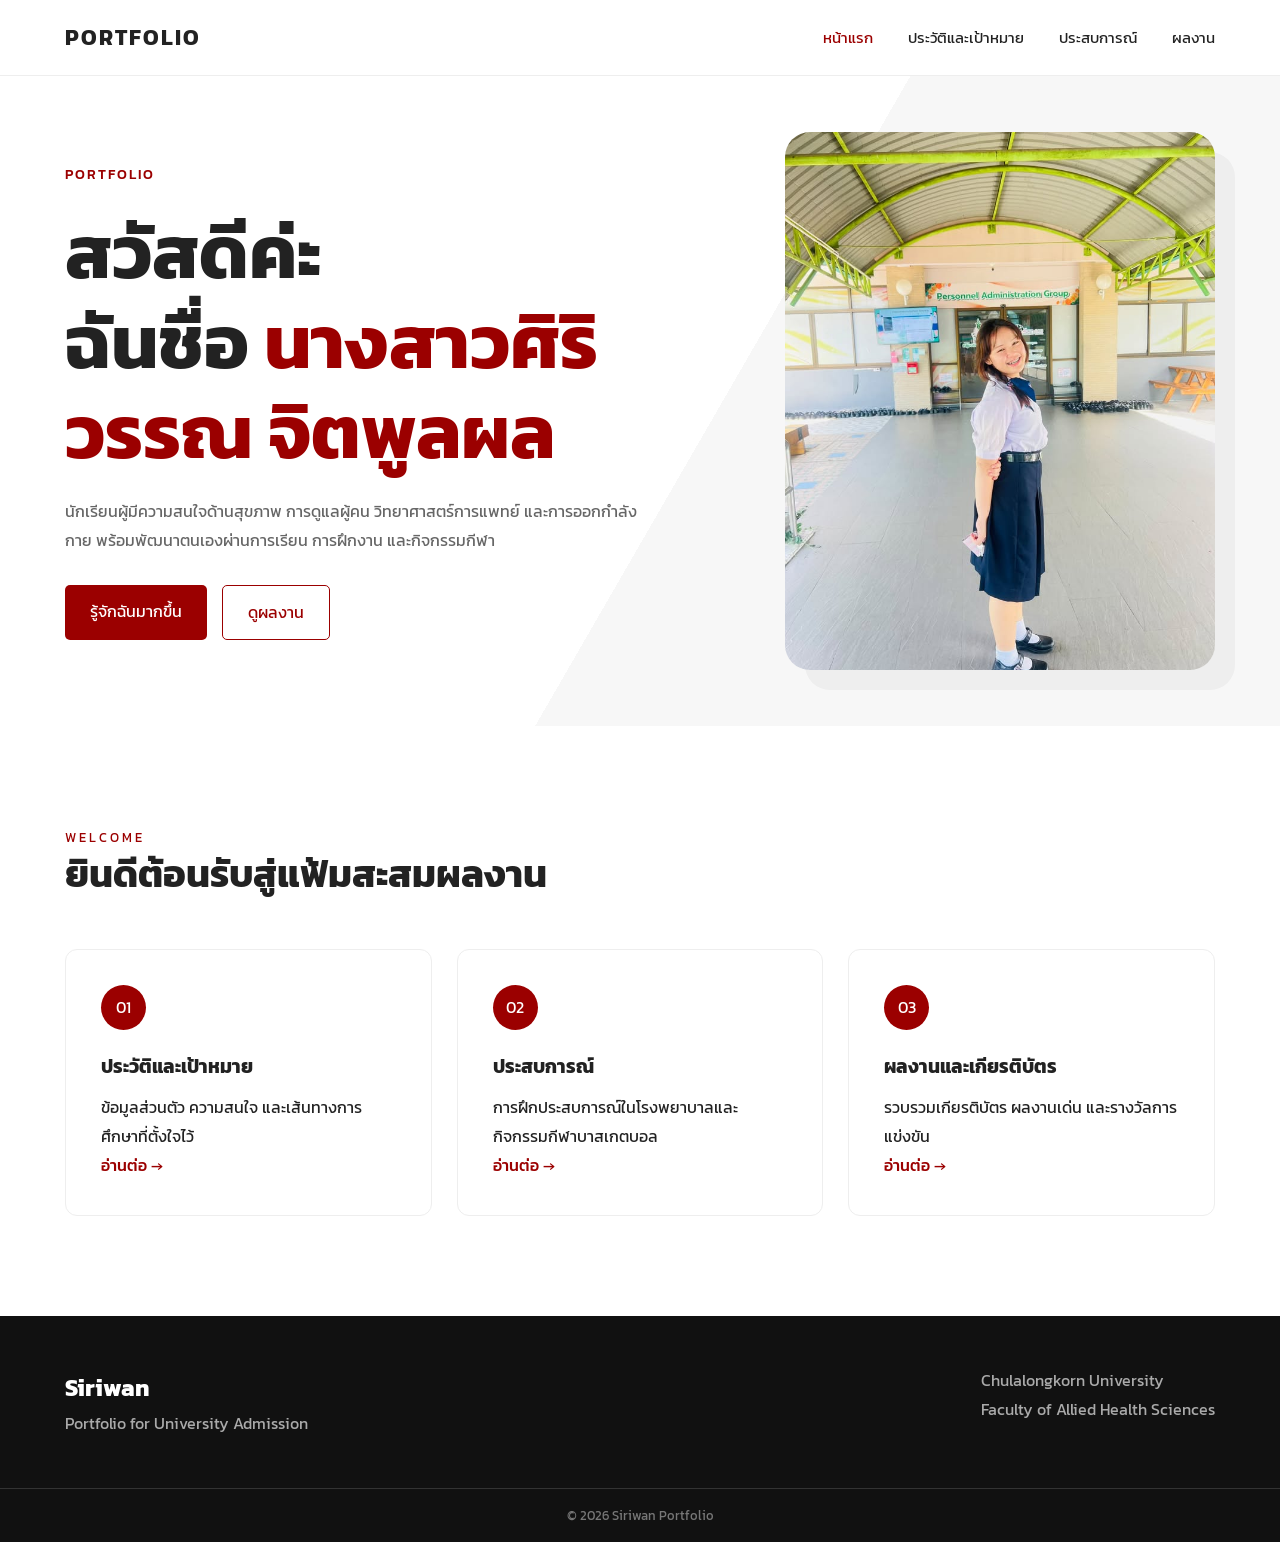
<file: index.html>
<!doctype html>
<html lang="th">
<head>
  <meta charset="utf-8"><meta name="viewport" content="width=device-width, initial-scale=1">
  <title>Siriwan | Portfolio</title><link rel="stylesheet" href="style.css">
  <link rel="preconnect" href="https://fonts.googleapis.com"><link rel="preconnect" href="https://fonts.gstatic.com" crossorigin>
  <link href="https://fonts.googleapis.com/css2?family=Kanit:wght@300;400;500;600;700&display=swap" rel="stylesheet">
</head>
<body>
<header class="navbar"><div class="container nav-container"><div class="logo">PORTFOLIO</div><nav><a class="active" href="index.html">หน้าแรก</a><a href="profile.html">ประวัติและเป้าหมาย</a><a href="experience.html">ประสบการณ์</a><a href="achievements.html">ผลงาน</a></nav></div></header>
<main>
<section class="hero"><div class="container hero-container"><div class="hero-text"><p class="small-title">PORTFOLIO</p><h1>สวัสดีค่ะ<br>ฉันชื่อ <span>นางสาวศิริวรรณ จิตพูลผล</span></h1><p class="hero-description">นักเรียนผู้มีความสนใจด้านสุขภาพ การดูแลผู้คน วิทยาศาสตร์การแพทย์ และการออกกำลังกาย พร้อมพัฒนาตนเองผ่านการเรียน การฝึกงาน และกิจกรรมกีฬา</p><div class="hero-buttons"><a class="btn primary-btn" href="profile.html">รู้จักฉันมากขึ้น</a><a class="btn outline-btn" href="achievements.html">ดูผลงาน</a></div></div><div class="hero-image"><img src="profile.jpg" alt="รูปโปรไฟล์ของศิริวรรณ"></div></div></section>
<section class="section"><div class="container"><div class="section-title"><p>WELCOME</p><h2>ยินดีต้อนรับสู่แฟ้มสะสมผลงาน</h2></div><div class="interest-grid"><article class="interest-card"><div class="icon">01</div><h3>ประวัติและเป้าหมาย</h3><p>ข้อมูลส่วนตัว ความสนใจ และเส้นทางการศึกษาที่ตั้งใจไว้</p><p><a class="highlight" href="profile.html">อ่านต่อ →</a></p></article><article class="interest-card"><div class="icon">02</div><h3>ประสบการณ์</h3><p>การฝึกประสบการณ์ในโรงพยาบาลและกิจกรรมกีฬาบาสเกตบอล</p><p><a class="highlight" href="experience.html">อ่านต่อ →</a></p></article><article class="interest-card"><div class="icon">03</div><h3>ผลงานและเกียรติบัตร</h3><p>รวบรวมเกียรติบัตร ผลงานเด่น และรางวัลการแข่งขัน</p><p><a class="highlight" href="achievements.html">อ่านต่อ →</a></p></article></div></div></section>
</main>
<footer><div class="container footer-content"><div><h3>Siriwan</h3><p>Portfolio for University Admission</p></div><div><p>Chulalongkorn University</p><p>Faculty of Allied Health Sciences</p></div></div><div class="copyright">© 2026 Siriwan Portfolio</div></footer>
</body></html>
</file>
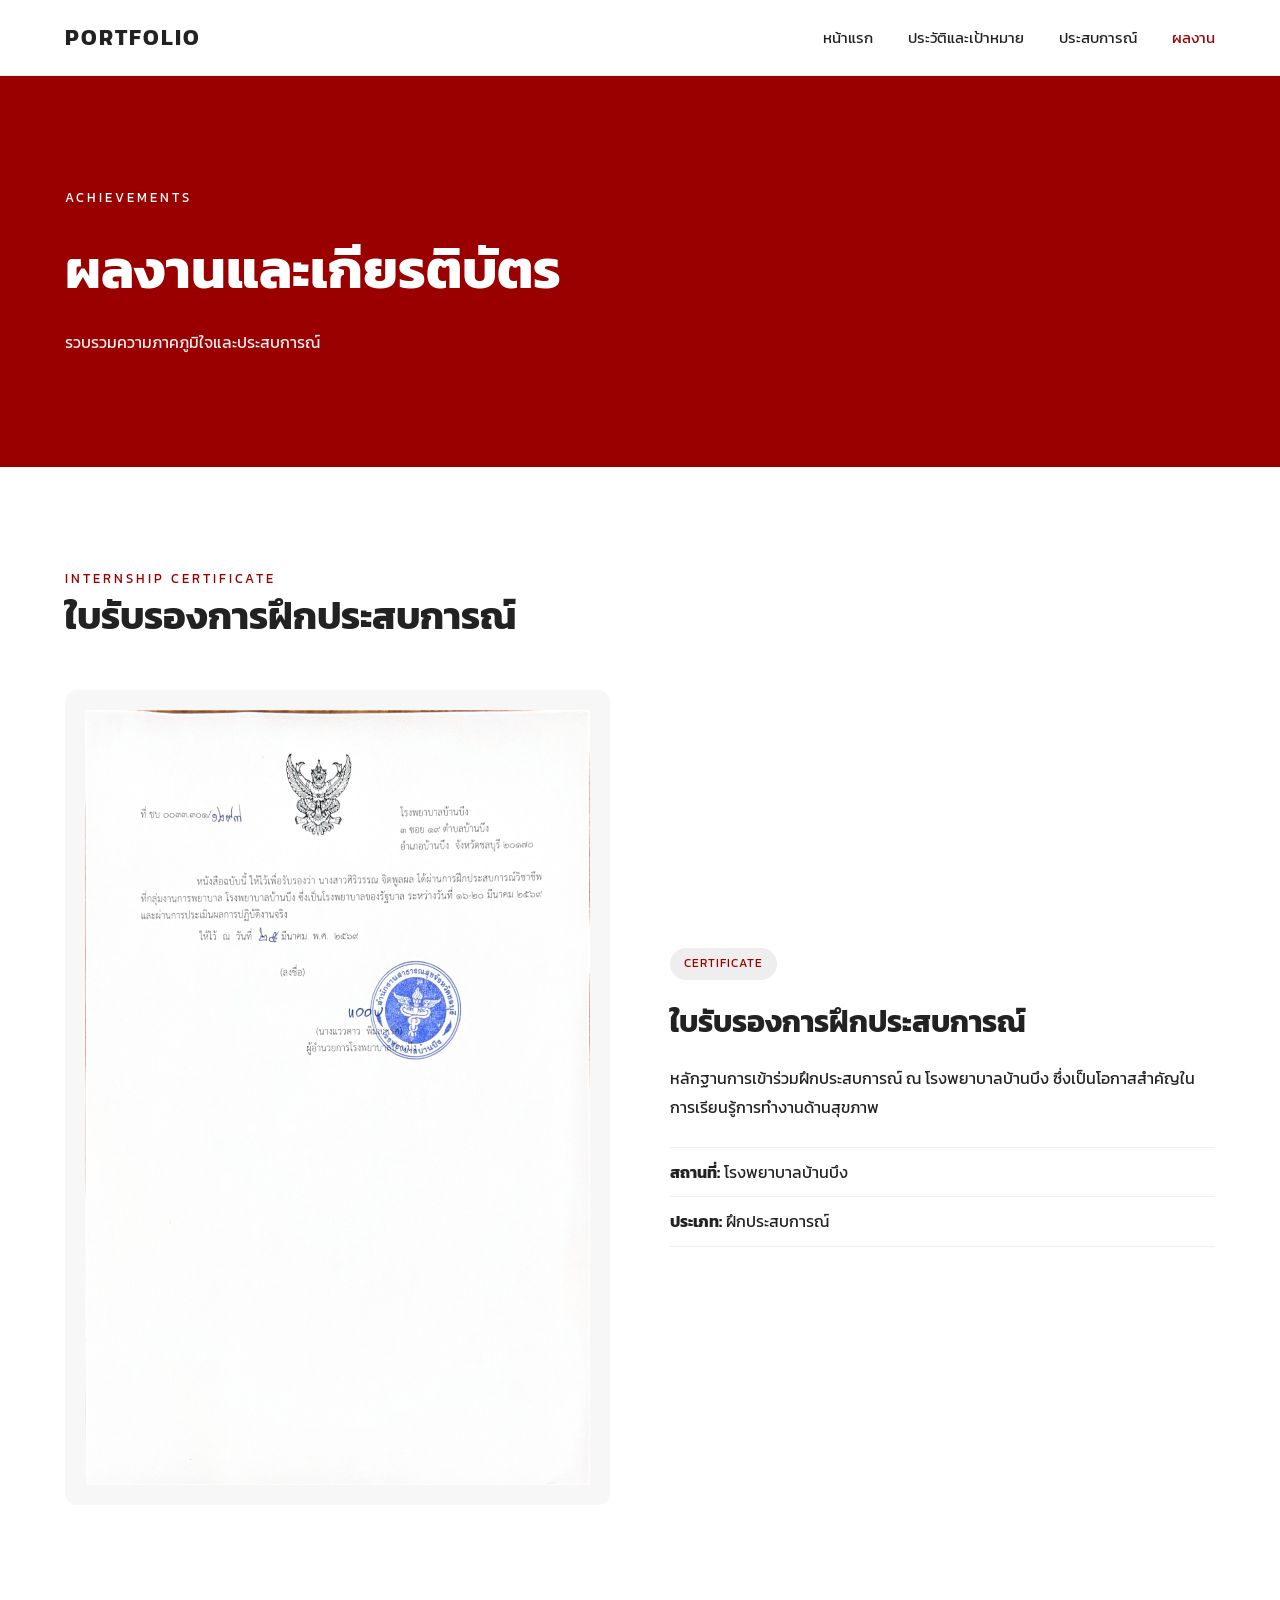
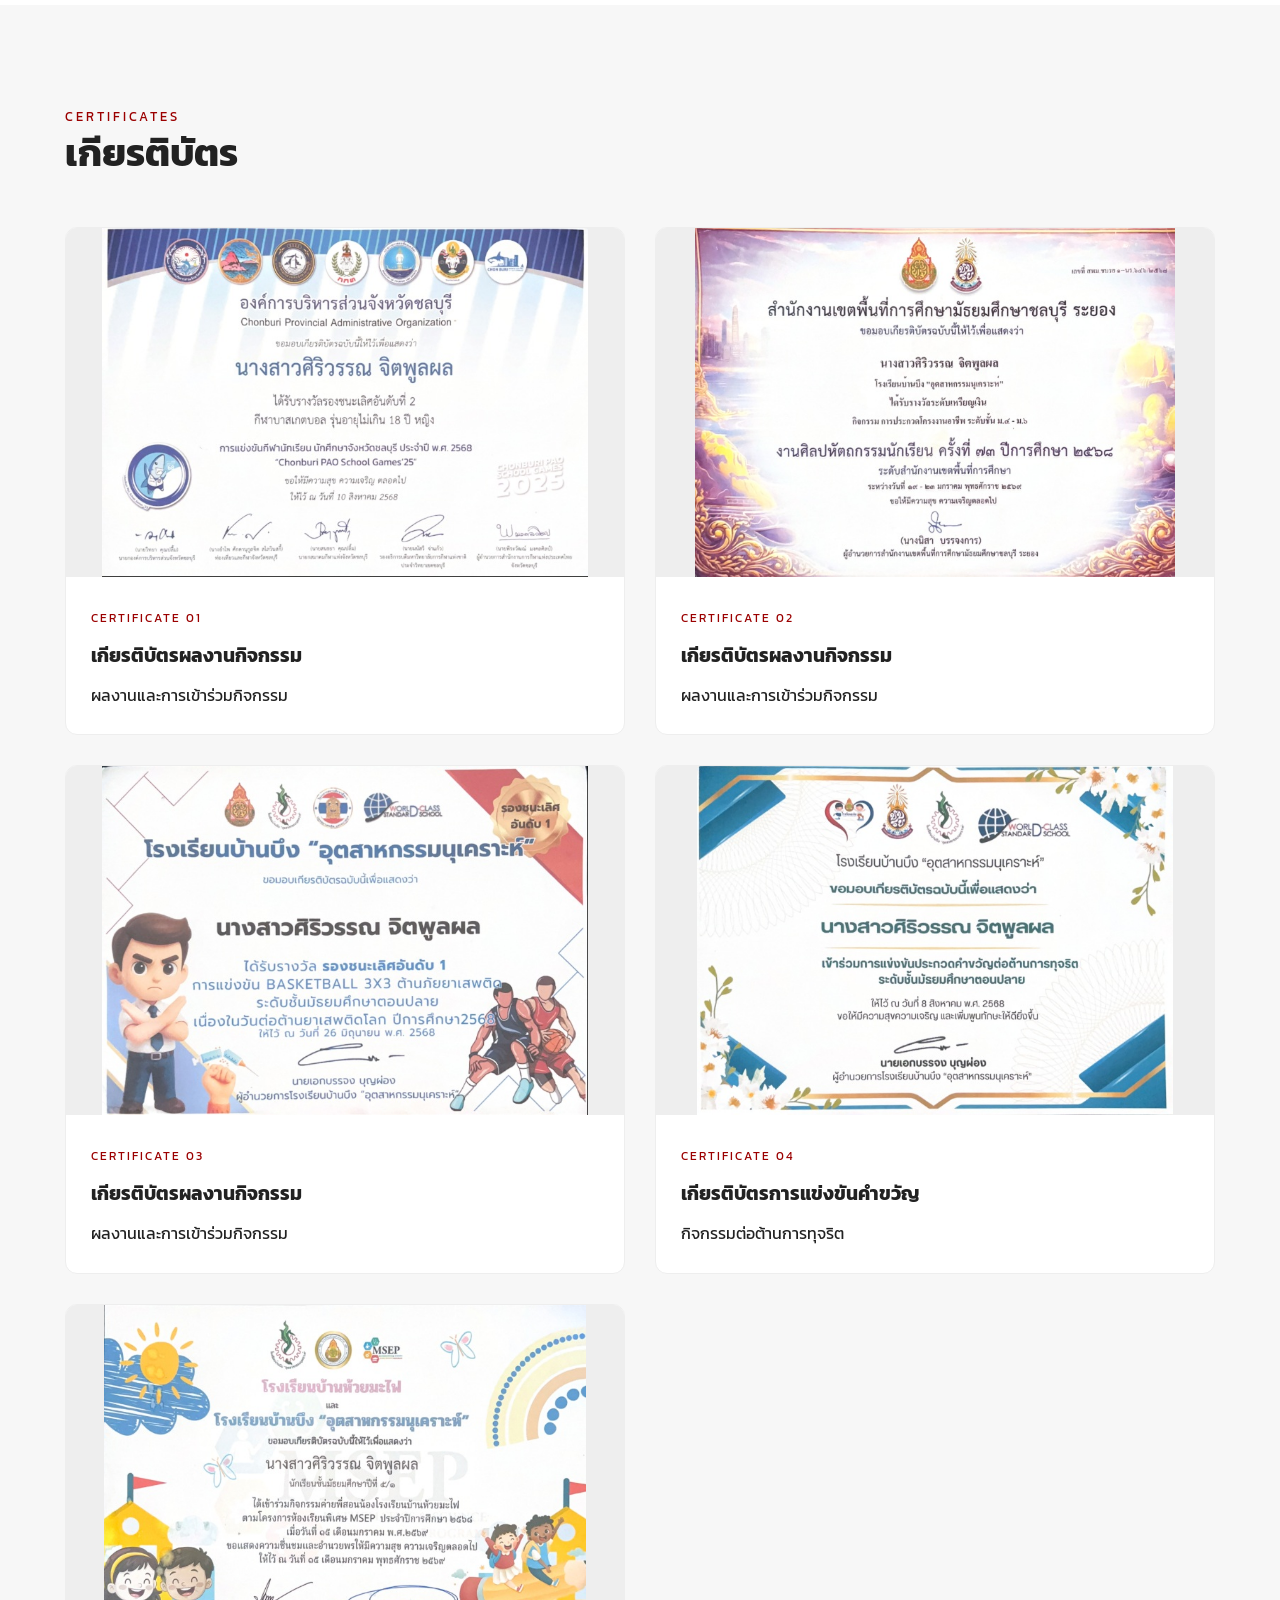
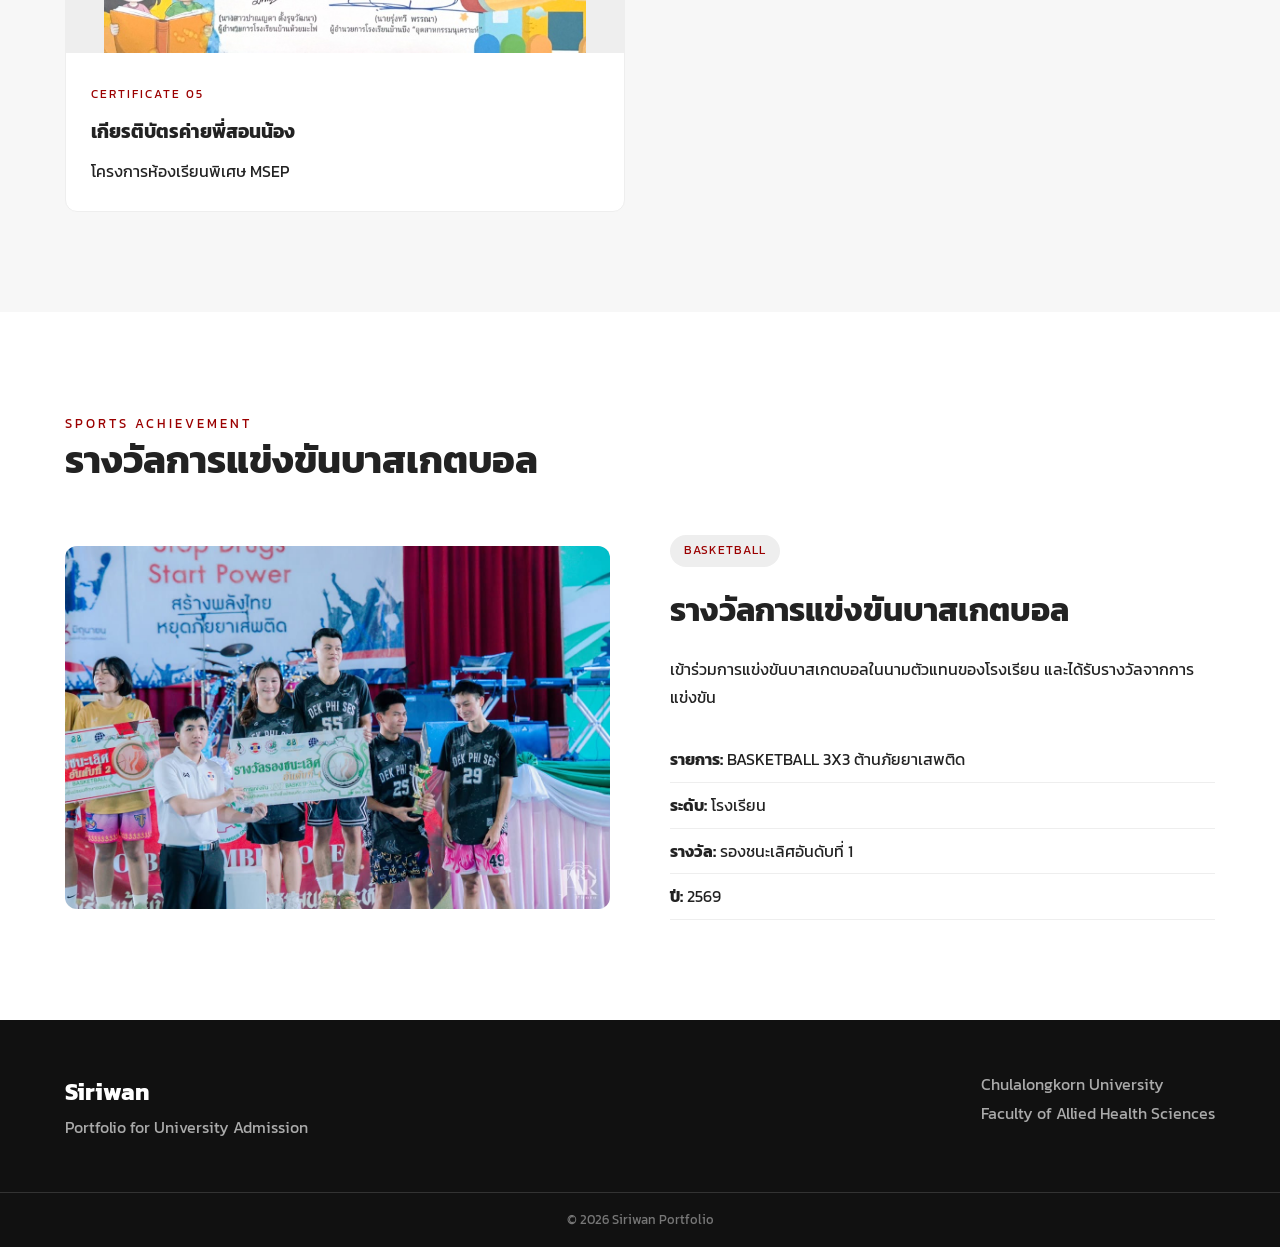
<file: achievements.html>
<!doctype html>
<html lang="th"><head><meta charset="utf-8"><meta name="viewport" content="width=device-width, initial-scale=1"><title>ผลงานและเกียรติบัตร | Siriwan</title><link rel="stylesheet" href="style.css"><link rel="preconnect" href="https://fonts.googleapis.com"><link rel="preconnect" href="https://fonts.gstatic.com" crossorigin><link href="https://fonts.googleapis.com/css2?family=Kanit:wght@300;400;500;600;700&display=swap" rel="stylesheet"></head>
<body><header class="navbar"><div class="container nav-container"><div class="logo">PORTFOLIO</div><nav><a href="index.html">หน้าแรก</a><a href="profile.html">ประวัติและเป้าหมาย</a><a href="experience.html">ประสบการณ์</a><a class="active" href="achievements.html">ผลงาน</a></nav></div></header><main>
<section class="page-header"><div class="container"><p>ACHIEVEMENTS</p><h1>ผลงานและเกียรติบัตร</h1><span>รวบรวมความภาคภูมิใจและประสบการณ์</span></div></section>
<section class="section"><div class="container"><div class="section-title"><p>INTERNSHIP CERTIFICATE</p><h2>ใบรับรองการฝึกประสบการณ์</h2></div><div class="certificate-feature"><div class="certificate-image"><img src="internship-certificate.jpg" alt="ใบรับรองการฝึกประสบการณ์"></div><div class="certificate-info"><span class="tag">CERTIFICATE</span><h3>ใบรับรองการฝึกประสบการณ์</h3><p>หลักฐานการเข้าร่วมฝึกประสบการณ์ ณ โรงพยาบาลบ้านบึง ซึ่งเป็นโอกาสสำคัญในการเรียนรู้การทำงานด้านสุขภาพ</p><div class="detail"><p><strong>สถานที่:</strong> โรงพยาบาลบ้านบึง</p><p><strong>ประเภท:</strong> ฝึกประสบการณ์</p></div></div></div></div></section>
<section class="section gray-section"><div class="container"><div class="section-title"><p>CERTIFICATES</p><h2>เกียรติบัตร</h2></div><div class="certificate-grid"><article class="certificate-card"><img src="certificate-1.jpg" alt="เกียรติบัตรที่ 1"><div class="certificate-text"><span>CERTIFICATE 01</span><h3>เกียรติบัตรผลงานกิจกรรม</h3><p>ผลงานและการเข้าร่วมกิจกรรม</p></div></article><article class="certificate-card"><img src="certificate-2.jpg" alt="เกียรติบัตรที่ 2"><div class="certificate-text"><span>CERTIFICATE 02</span><h3>เกียรติบัตรผลงานกิจกรรม</h3><p>ผลงานและการเข้าร่วมกิจกรรม</p></div></article><article class="certificate-card"><img src="certificate-3.jpg" alt="เกียรติบัตรที่ 3"><div class="certificate-text"><span>CERTIFICATE 03</span><h3>เกียรติบัตรผลงานกิจกรรม</h3><p>ผลงานและการเข้าร่วมกิจกรรม</p></div></article><article class="certificate-card"><img src="certificate-4.jpg" alt="เกียรติบัตรที่ 4"><div class="certificate-text"><span>CERTIFICATE 04</span><h3>เกียรติบัตรการแข่งขันคำขวัญ</h3><p>กิจกรรมต่อต้านการทุจริต</p></div></article><article class="certificate-card"><img src="certificate-5.jpg" alt="เกียรติบัตรที่ 5"><div class="certificate-text"><span>CERTIFICATE 05</span><h3>เกียรติบัตรค่ายพี่สอนน้อง</h3><p>โครงการห้องเรียนพิเศษ MSEP</p></div></article></div></div></section>
<section class="section"><div class="container"><div class="section-title"><p>SPORTS ACHIEVEMENT</p><h2>รางวัลการแข่งขันบาสเกตบอล</h2></div><div class="sports-award"><div class="sports-award-image"><img src="award-basketball.jpg" alt="รางวัลบาสเกตบอล"></div><div class="sports-award-content"><span class="tag">BASKETBALL</span><h3>รางวัลการแข่งขันบาสเกตบอล</h3><p>เข้าร่วมการแข่งขันบาสเกตบอลในนามตัวแทนของโรงเรียน และได้รับรางวัลจากการแข่งขัน</p><div class="award-detail"><p><strong>รายการ:</strong> BASKETBALL 3X3 ต้านภัยยาเสพติด</p><p><strong>ระดับ:</strong> โรงเรียน</p><p><strong>รางวัล:</strong> รองชนะเลิศอันดับที่ 1</p><p><strong>ปี:</strong> 2569</p></div></div></div></div></section>
</main><footer><div class="container footer-content"><div><h3>Siriwan</h3><p>Portfolio for University Admission</p></div><div><p>Chulalongkorn University</p><p>Faculty of Allied Health Sciences</p></div></div><div class="copyright">© 2026 Siriwan Portfolio</div></footer></body></html>
</file>
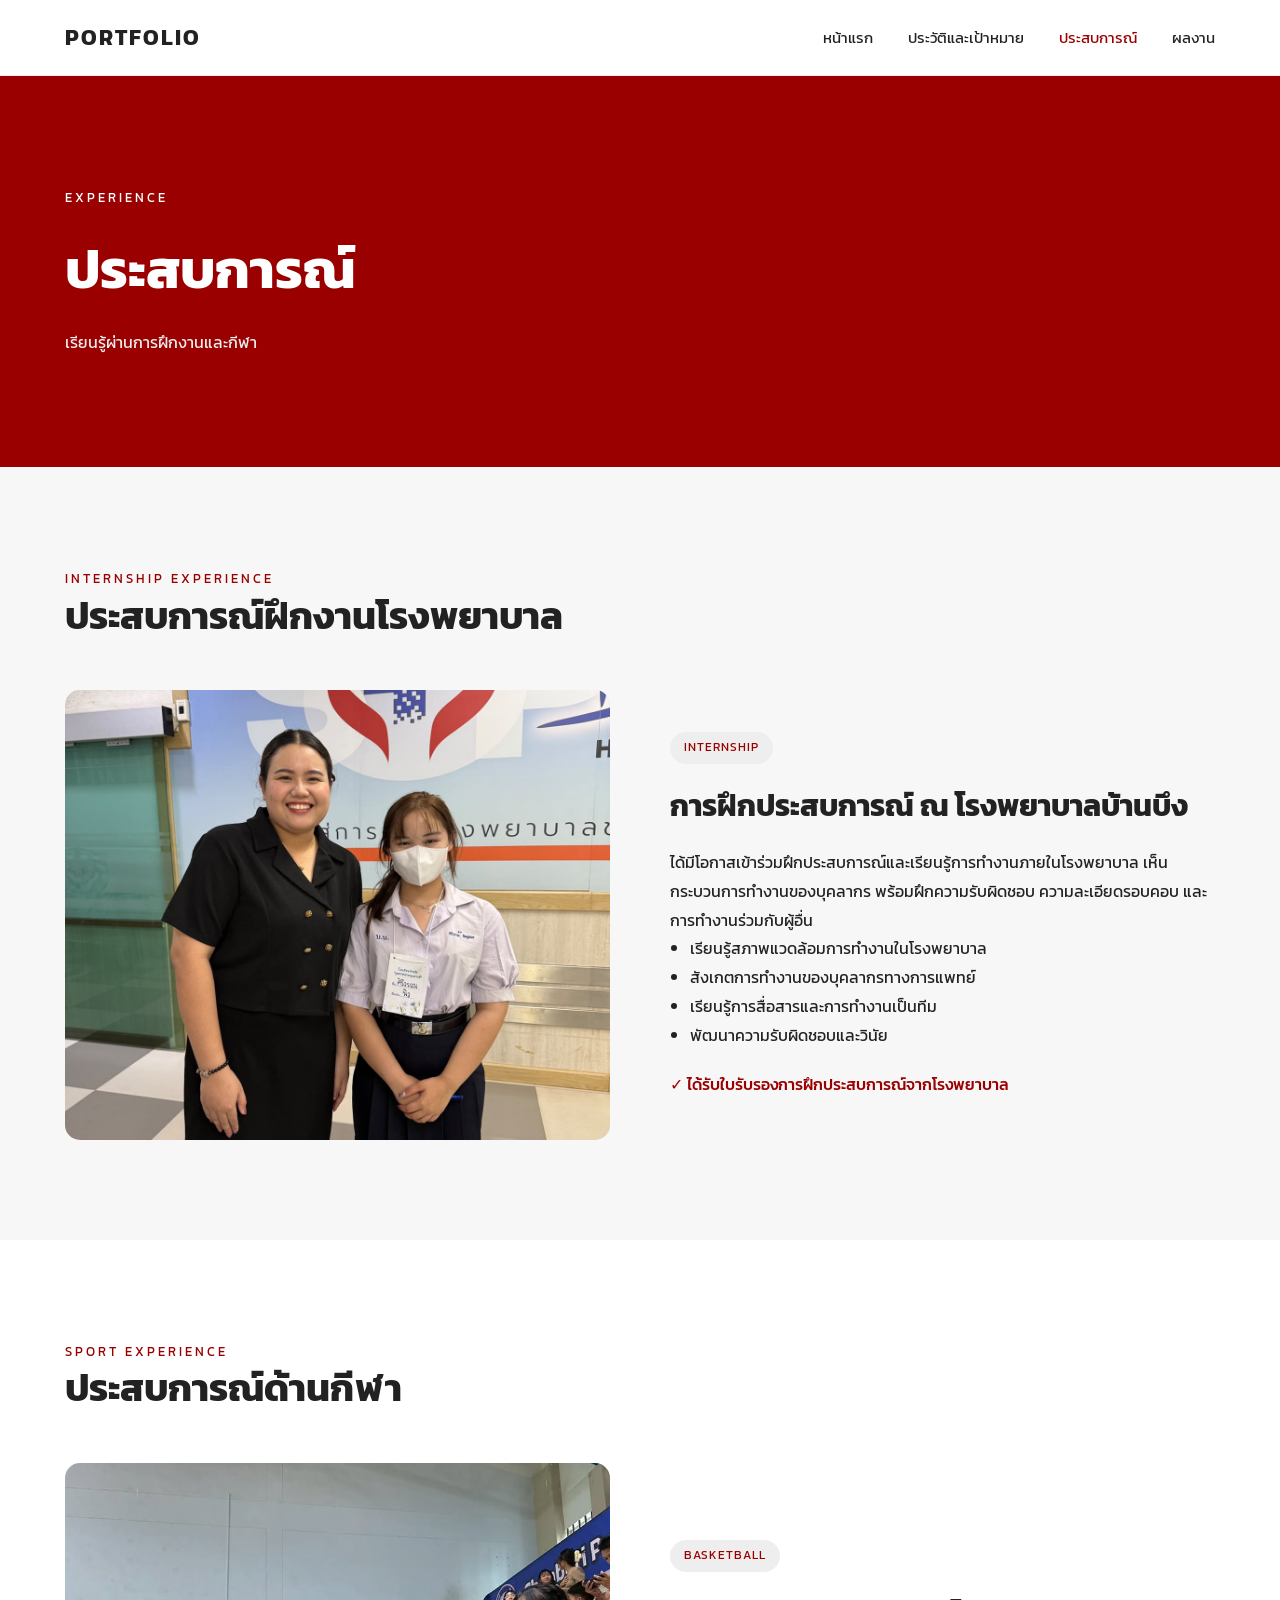
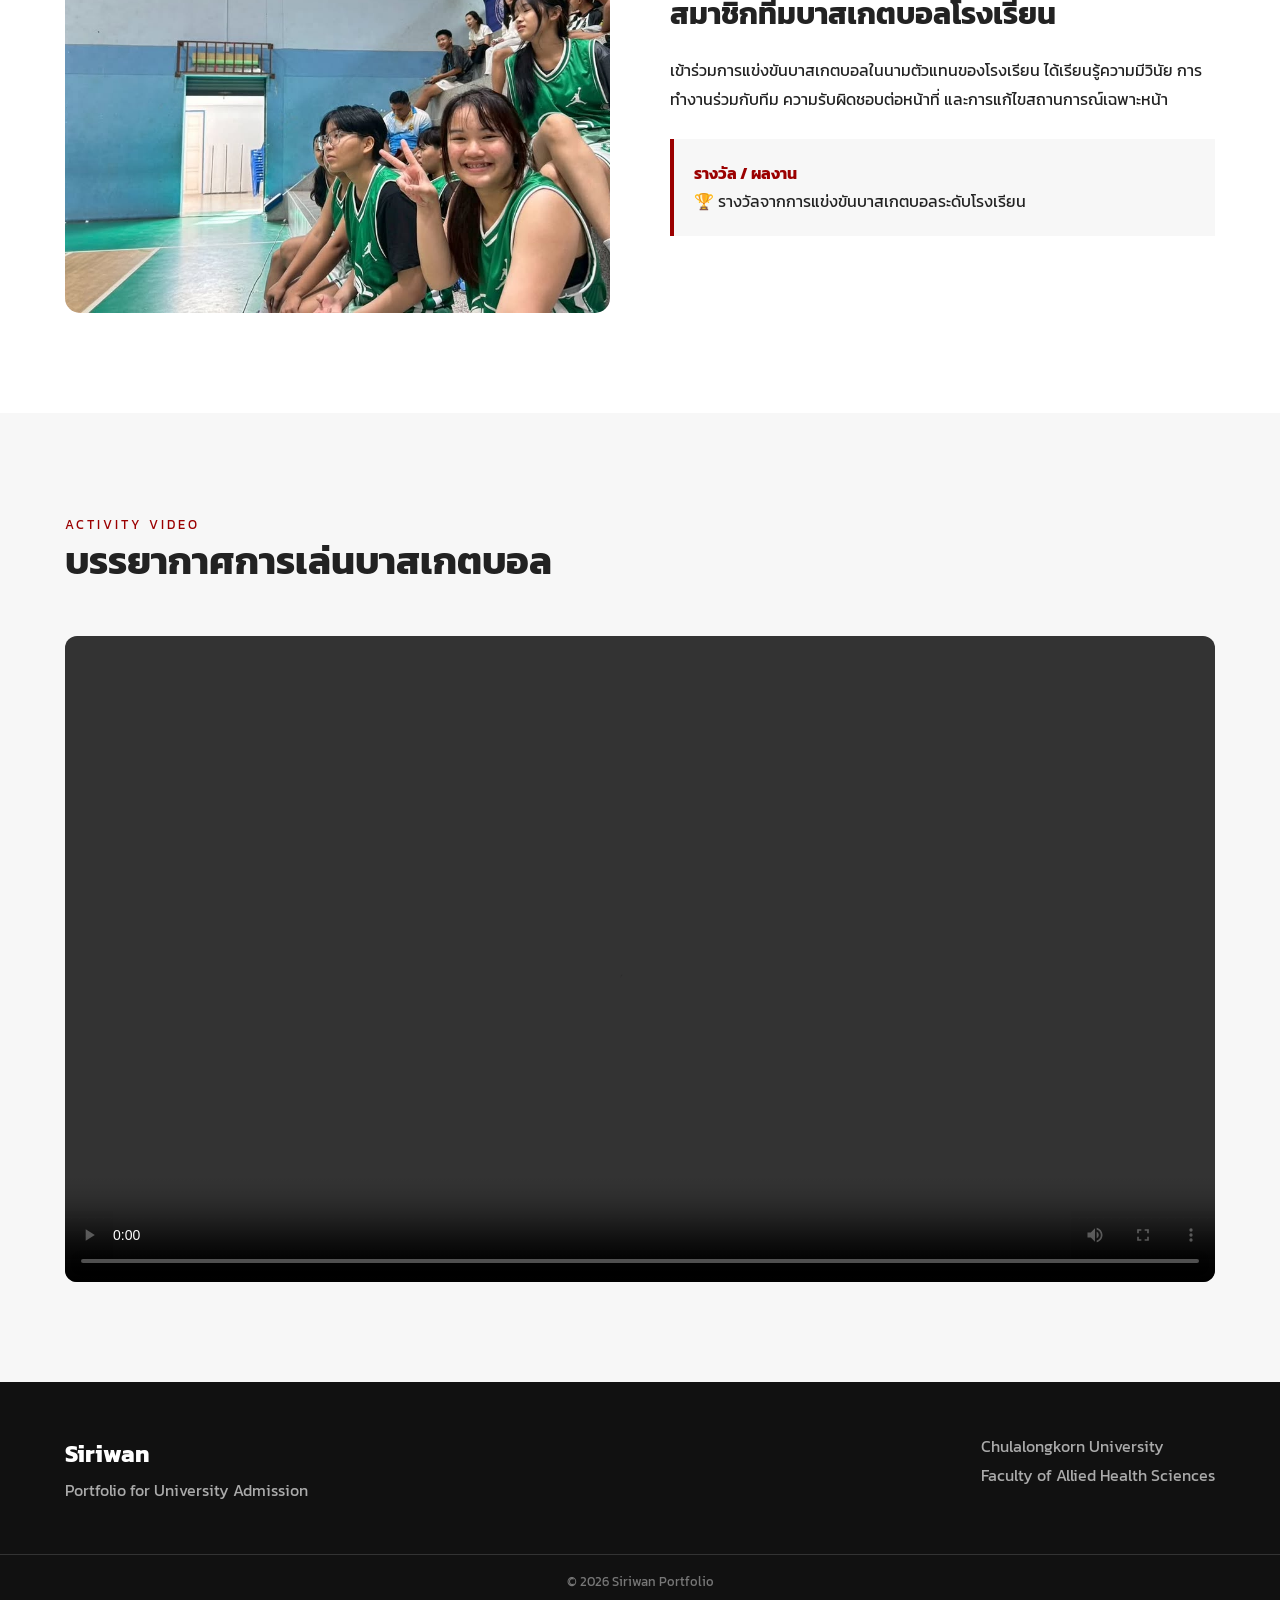
<file: experience.html>
<!doctype html>
<html lang="th"><head><meta charset="utf-8"><meta name="viewport" content="width=device-width, initial-scale=1"><title>ประสบการณ์ | Siriwan</title><link rel="stylesheet" href="style.css"><link rel="preconnect" href="https://fonts.googleapis.com"><link rel="preconnect" href="https://fonts.gstatic.com" crossorigin><link href="https://fonts.googleapis.com/css2?family=Kanit:wght@300;400;500;600;700&display=swap" rel="stylesheet"></head>
<body><header class="navbar"><div class="container nav-container"><div class="logo">PORTFOLIO</div><nav><a href="index.html">หน้าแรก</a><a href="profile.html">ประวัติและเป้าหมาย</a><a class="active" href="experience.html">ประสบการณ์</a><a href="achievements.html">ผลงาน</a></nav></div></header><main>
<section class="page-header"><div class="container"><p>EXPERIENCE</p><h1>ประสบการณ์</h1><span>เรียนรู้ผ่านการฝึกงานและกีฬา</span></div></section>
<section class="section gray-section"><div class="container"><div class="section-title"><p>INTERNSHIP EXPERIENCE</p><h2>ประสบการณ์ฝึกงานโรงพยาบาล</h2></div><div class="experience-grid"><div class="experience-image"><img src="internship.jpg" alt="ประสบการณ์ฝึกงาน"></div><div class="experience-content"><span class="tag">INTERNSHIP</span><h3>การฝึกประสบการณ์ ณ โรงพยาบาลบ้านบึง</h3><p>ได้มีโอกาสเข้าร่วมฝึกประสบการณ์และเรียนรู้การทำงานภายในโรงพยาบาล เห็นกระบวนการทำงานของบุคลากร พร้อมฝึกความรับผิดชอบ ความละเอียดรอบคอบ และการทำงานร่วมกับผู้อื่น</p><ul><li>เรียนรู้สภาพแวดล้อมการทำงานในโรงพยาบาล</li><li>สังเกตการทำงานของบุคลากรทางการแพทย์</li><li>เรียนรู้การสื่อสารและการทำงานเป็นทีม</li><li>พัฒนาความรับผิดชอบและวินัย</li></ul><p class="highlight">✓ ได้รับใบรับรองการฝึกประสบการณ์จากโรงพยาบาล</p></div></div></div></section>
<section class="section"><div class="container"><div class="section-title"><p>SPORT EXPERIENCE</p><h2>ประสบการณ์ด้านกีฬา</h2></div><div class="sport-grid"><div class="sport-image"><img src="basketball.jpg" alt="บาสเกตบอล"></div><div class="sport-content"><span class="tag">BASKETBALL</span><h3>สมาชิกทีมบาสเกตบอลโรงเรียน</h3><p>เข้าร่วมการแข่งขันบาสเกตบอลในนามตัวแทนของโรงเรียน ได้เรียนรู้ความมีวินัย การทำงานร่วมกับทีม ความรับผิดชอบต่อหน้าที่ และการแก้ไขสถานการณ์เฉพาะหน้า</p><div class="achievement-box"><strong>รางวัล / ผลงาน</strong><p>🏆 รางวัลจากการแข่งขันบาสเกตบอลระดับโรงเรียน</p></div></div></div></div></section>
<section class="section gray-section"><div class="container"><div class="section-title"><p>ACTIVITY VIDEO</p><h2>บรรยากาศการเล่นบาสเกตบอล</h2></div><div class="project-video"><video controls preload="metadata"><source src="basketball.mov" type="video/quicktime">เบราว์เซอร์นี้ไม่รองรับวิดีโอ</video></div></div></section>
</main><footer><div class="container footer-content"><div><h3>Siriwan</h3><p>Portfolio for University Admission</p></div><div><p>Chulalongkorn University</p><p>Faculty of Allied Health Sciences</p></div></div><div class="copyright">© 2026 Siriwan Portfolio</div></footer></body></html>
</file>
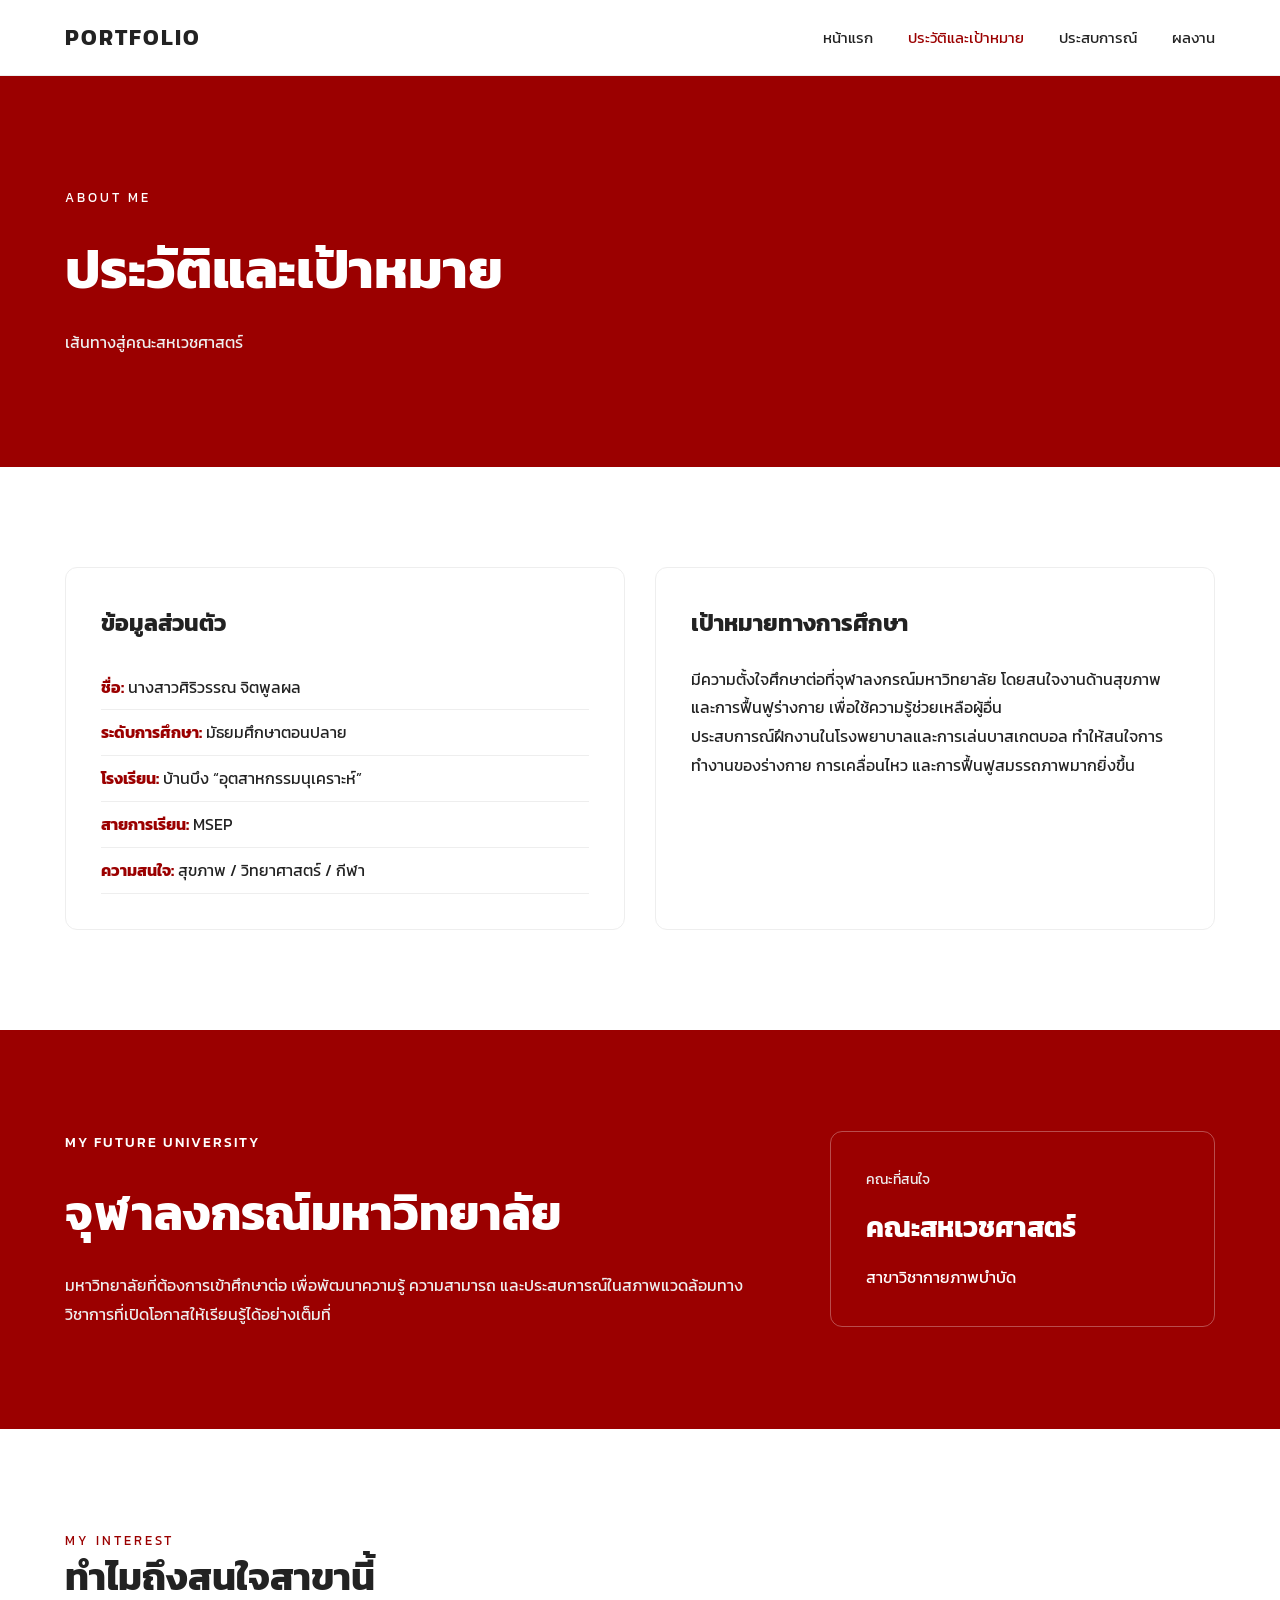
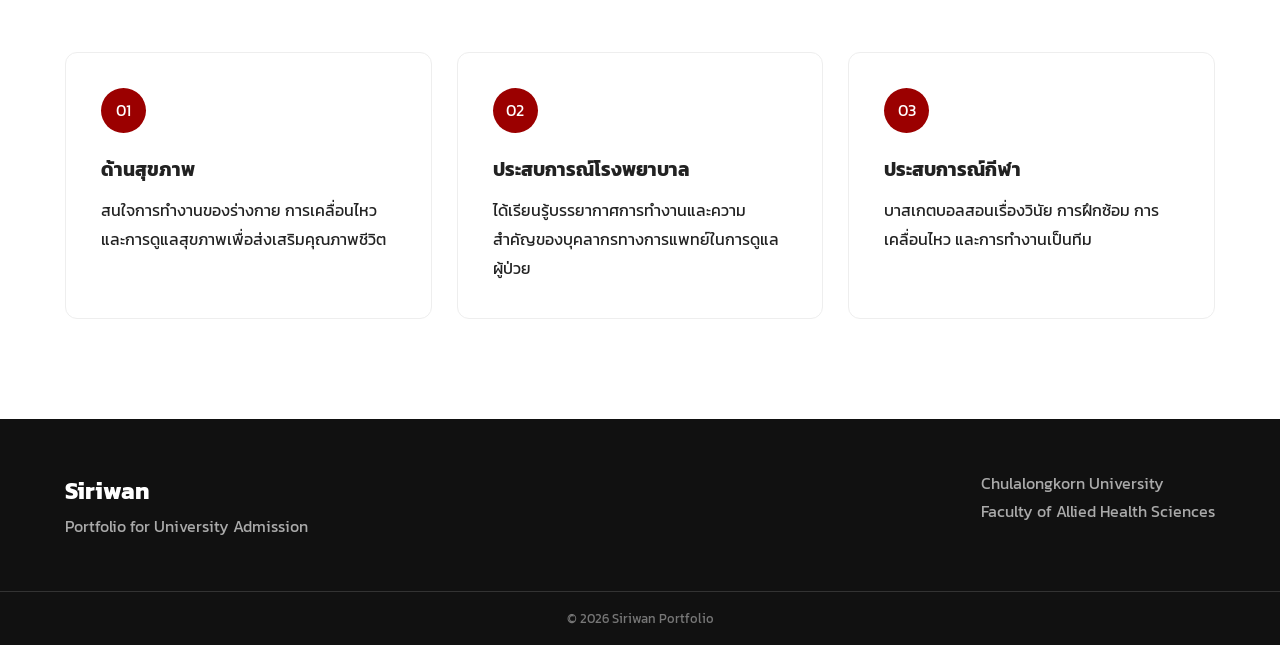
<file: profile.html>
<!doctype html>
<html lang="th"><head><meta charset="utf-8"><meta name="viewport" content="width=device-width, initial-scale=1"><title>ประวัติและเป้าหมาย | Siriwan</title><link rel="stylesheet" href="style.css"><link rel="preconnect" href="https://fonts.googleapis.com"><link rel="preconnect" href="https://fonts.gstatic.com" crossorigin><link href="https://fonts.googleapis.com/css2?family=Kanit:wght@300;400;500;600;700&display=swap" rel="stylesheet"></head>
<body><header class="navbar"><div class="container nav-container"><div class="logo">PORTFOLIO</div><nav><a href="index.html">หน้าแรก</a><a class="active" href="profile.html">ประวัติและเป้าหมาย</a><a href="experience.html">ประสบการณ์</a><a href="achievements.html">ผลงาน</a></nav></div></header><main>
<section class="page-header"><div class="container"><p>ABOUT ME</p><h1>ประวัติและเป้าหมาย</h1><span>เส้นทางสู่คณะสหเวชศาสตร์</span></div></section>
<section class="section"><div class="container"><div class="about-grid"><article class="about-card"><h3>ข้อมูลส่วนตัว</h3><div class="info-list"><p><strong>ชื่อ:</strong> นางสาวศิริวรรณ จิตพูลผล</p><p><strong>ระดับการศึกษา:</strong> มัธยมศึกษาตอนปลาย</p><p><strong>โรงเรียน:</strong> บ้านบึง “อุตสาหกรรมนุเคราะห์”</p><p><strong>สายการเรียน:</strong> MSEP</p><p><strong>ความสนใจ:</strong> สุขภาพ / วิทยาศาสตร์ / กีฬา</p></div></article><article class="about-card"><h3>เป้าหมายทางการศึกษา</h3><p>มีความตั้งใจศึกษาต่อที่จุฬาลงกรณ์มหาวิทยาลัย โดยสนใจงานด้านสุขภาพและการฟื้นฟูร่างกาย เพื่อใช้ความรู้ช่วยเหลือผู้อื่น</p><p>ประสบการณ์ฝึกงานในโรงพยาบาลและการเล่นบาสเกตบอล ทำให้สนใจการทำงานของร่างกาย การเคลื่อนไหว และการฟื้นฟูสมรรถภาพมากยิ่งขึ้น</p></article></div></div></section>
<section class="university-section"><div class="container university-content"><div><p class="small-title">MY FUTURE UNIVERSITY</p><h2>จุฬาลงกรณ์มหาวิทยาลัย</h2><p>มหาวิทยาลัยที่ต้องการเข้าศึกษาต่อ เพื่อพัฒนาความรู้ ความสามารถ และประสบการณ์ในสภาพแวดล้อมทางวิชาการที่เปิดโอกาสให้เรียนรู้ได้อย่างเต็มที่</p></div><div class="faculty-box"><p>คณะที่สนใจ</p><h3>คณะสหเวชศาสตร์</h3><span>สาขาวิชากายภาพบำบัด</span></div></div></section>
<section class="section"><div class="container"><div class="section-title"><p>MY INTEREST</p><h2>ทำไมถึงสนใจสาขานี้</h2></div><div class="interest-grid"><article class="interest-card"><div class="icon">01</div><h3>ด้านสุขภาพ</h3><p>สนใจการทำงานของร่างกาย การเคลื่อนไหว และการดูแลสุขภาพเพื่อส่งเสริมคุณภาพชีวิต</p></article><article class="interest-card"><div class="icon">02</div><h3>ประสบการณ์โรงพยาบาล</h3><p>ได้เรียนรู้บรรยากาศการทำงานและความสำคัญของบุคลากรทางการแพทย์ในการดูแลผู้ป่วย</p></article><article class="interest-card"><div class="icon">03</div><h3>ประสบการณ์กีฬา</h3><p>บาสเกตบอลสอนเรื่องวินัย การฝึกซ้อม การเคลื่อนไหว และการทำงานเป็นทีม</p></article></div></div></section>
</main><footer><div class="container footer-content"><div><h3>Siriwan</h3><p>Portfolio for University Admission</p></div><div><p>Chulalongkorn University</p><p>Faculty of Allied Health Sciences</p></div></div><div class="copyright">© 2026 Siriwan Portfolio</div></footer></body></html>
</file>
<file: style.css>
/* =====================================================
   GENERAL
===================================================== */

* {
    margin: 0;
    padding: 0;
    box-sizing: border-box;
}

html {
    scroll-behavior: smooth;
}

body {
    font-family: "Kanit", sans-serif;
    background: #ffffff;
    color: #222222;
    line-height: 1.8;
}

img {
    width: 100%;
    display: block;
}

a {
    text-decoration: none;
    color: inherit;
}

.container {
    width: min(1150px, 90%);
    margin: auto;
}


/* =====================================================
   NAVBAR
===================================================== */

.navbar {
    position: sticky;
    top: 0;
    z-index: 1000;

    background: rgba(255, 255, 255, 0.95);

    border-bottom: 1px solid #eeeeee;
}

.nav-container {
    height: 75px;

    display: flex;
    align-items: center;
    justify-content: space-between;
}

.logo {
    font-size: 22px;
    font-weight: 700;
    letter-spacing: 2px;
}

nav {
    display: flex;
    gap: 35px;
    flex-wrap: wrap;
    justify-content: flex-end;
}

nav a {
    font-size: 15px;
    transition: 0.3s;
}

nav a:hover,
nav a.active {
    color: #9b0000;
}


/* =====================================================
   HERO
===================================================== */

.hero {
    min-height: 650px;

    display: flex;
    align-items: center;

    background:
        linear-gradient(
            120deg,
            #ffffff 55%,
            #f7f7f7 55%
        );
}

.hero-container {
    display: grid;

    grid-template-columns:
        1.1fr
        0.9fr;

    align-items: center;

    gap: 70px;
}

.small-title {
    font-size: 14px;
    letter-spacing: 2px;
    color: #9b0000;
    font-weight: 500;
}

.hero h1 {
    font-size: clamp(45px, 6vw, 75px);
    line-height: 1.2;

    margin: 20px 0;
}

.hero h1 span {
    color: #9b0000;
}

.hero-description {
    max-width: 600px;

    color: #666666;

    margin-bottom: 30px;
}

.hero-image {
    max-width: 430px;
    margin-left: auto;

    border-radius: 25px;
    overflow: hidden;

    box-shadow:
        20px 20px 0 #eeeeee;
}

.hero-image img {
    aspect-ratio: 4 / 5;
    object-fit: cover;
}


/* =====================================================
   BUTTON
===================================================== */

.hero-buttons {
    display: flex;
    gap: 15px;
    flex-wrap: wrap;
}

.btn {
    padding: 12px 25px;
    border-radius: 5px;

    transition: 0.3s;
}

.primary-btn {
    background: #9b0000;
    color: #ffffff;
}

.primary-btn:hover {
    background: #6f0000;
}

.outline-btn {
    border: 1px solid #9b0000;
    color: #9b0000;
}

.outline-btn:hover {
    background: #9b0000;
    color: #ffffff;
}


/* =====================================================
   SECTION
===================================================== */

.section {
    padding: 100px 0;
}

.gray-section {
    background: #f7f7f7;
}

.section-title {
    margin-bottom: 50px;
}

.section-title p {
    color: #9b0000;

    font-size: 13px;
    letter-spacing: 3px;
}

.section-title h2 {
    font-size: 38px;
    line-height: 1.3;
}


/* =====================================================
   ABOUT
===================================================== */

.about-grid {
    display: grid;

    grid-template-columns:
        1fr
        1fr;

    gap: 30px;
}

.about-card {
    padding: 35px;

    border: 1px solid #eeeeee;

    border-radius: 12px;

    background: #ffffff;
}

.about-card h3 {
    margin-bottom: 20px;

    font-size: 23px;
}

.info-list p {
    padding: 8px 0;

    border-bottom: 1px solid #eeeeee;
}

.info-list strong {
    color: #9b0000;
}


/* =====================================================
   UNIVERSITY
===================================================== */

.university-section {
    padding: 100px 0;

    background: #9b0000;
    color: white;
}

.university-content {
    display: grid;

    grid-template-columns:
        1.3fr
        0.7fr;

    align-items: center;

    gap: 50px;
}

.university-section .small-title {
    color: #ffffff;
}

.university-section h2 {
    font-size: 48px;

    margin: 15px 0;
}

.university-section p {
    color: #eeeeee;
}

.faculty-box {
    padding: 35px;

    border: 1px solid rgba(255,255,255,0.3);

    border-radius: 12px;
}

.faculty-box p {
    font-size: 14px;
}

.faculty-box h3 {
    font-size: 28px;

    margin: 10px 0;
}

.faculty-box span {
    color: #ffffff;
}


/* =====================================================
   INTEREST
===================================================== */

.interest-grid {
    display: grid;

    grid-template-columns:
        repeat(3, 1fr);

    gap: 25px;
}

.interest-card {
    padding: 35px;

    background: #ffffff;

    border: 1px solid #eeeeee;

    border-radius: 12px;

    transition: 0.3s;
}

.interest-card:hover {
    transform: translateY(-8px);

    box-shadow:
        0 15px 40px rgba(0,0,0,0.08);
}

.icon {
    width: 45px;
    height: 45px;

    display: flex;
    align-items: center;
    justify-content: center;

    background: #9b0000;
    color: #ffffff;

    border-radius: 50%;

    margin-bottom: 20px;
}

.interest-card h3 {
    margin-bottom: 10px;
}


/* =====================================================
   EXPERIENCE
===================================================== */

.experience-grid,
.sport-grid {
    display: grid;

    grid-template-columns:
        1fr
        1fr;

    gap: 60px;

    align-items: center;
}

.experience-image img,
.sport-image img {
    height: 450px;

    object-fit: cover;

    border-radius: 15px;
}

.experience-content h3,
.sport-content h3 {
    font-size: 30px;

    margin: 15px 0;
}

.experience-content li {
    margin-left: 20px;
}

.tag {
    display: inline-block;

    padding: 5px 14px;

    background: #eeeeee;

    color: #9b0000;

    font-size: 12px;

    letter-spacing: 1px;

    border-radius: 30px;
}

.highlight {
    margin-top: 20px;

    color: #9b0000;

    font-weight: 500;
}


/* =====================================================
   SPORTS
===================================================== */

.achievement-box {
    margin-top: 25px;

    padding: 20px;

    background: #f7f7f7;

    border-left: 4px solid #9b0000;
}

.achievement-box strong {
    color: #9b0000;
}

.achievement-box small {
    color: #777777;
}


/* =====================================================
   SKILLS
===================================================== */

.skills-grid {
    display: grid;

    grid-template-columns:
        repeat(4, 1fr);

    gap: 20px;
}

.skill {
    padding: 30px;

    text-align: center;

    border: 1px solid #eeeeee;

    border-radius: 10px;
}

.skill p {
    color: #9b0000;

    letter-spacing: 4px;
}


/* =====================================================
   PAGE HEADER
===================================================== */

.page-header {
    padding: 110px 0;

    background: #9b0000;

    color: #ffffff;
}

.page-header p {
    letter-spacing: 3px;

    font-size: 13px;
}

.page-header h1 {
    font-size: 55px;

    margin: 10px 0;
}

.page-header span {
    color: #eeeeee;
}


/* =====================================================
   CERTIFICATE FEATURE
===================================================== */

.certificate-feature {
    display: grid;

    grid-template-columns:
        1fr
        1fr;

    gap: 60px;

    align-items: center;
}

.certificate-image {
    background: #f7f7f7;

    padding: 20px;

    border-radius: 12px;
}

.certificate-info h3 {
    font-size: 30px;

    margin: 15px 0;
}

.detail {
    margin-top: 25px;

    border-top: 1px solid #eeeeee;
}

.detail p {
    padding: 10px 0;

    border-bottom: 1px solid #eeeeee;
}


/* =====================================================
   CERTIFICATE GRID
===================================================== */

.certificate-grid {
    display: grid;

    grid-template-columns:
        repeat(2, 1fr);

    gap: 30px;
}

.certificate-card {
    background: #ffffff;

    border-radius: 12px;

    overflow: hidden;

    border: 1px solid #eeeeee;

    transition: 0.3s;
}

.certificate-card:hover {
    transform: translateY(-7px);

    box-shadow:
        0 15px 35px rgba(0,0,0,0.08);
}

.certificate-card img {
    aspect-ratio: 16 / 10;

    object-fit: contain;

    background: #eeeeee;
}

.certificate-text {
    padding: 25px;
}

.certificate-text span {
    font-size: 12px;

    color: #9b0000;

    letter-spacing: 2px;
}

.certificate-text h3 {
    margin: 8px 0;
}

.certificate-text small {
    color: #777777;
}


/* =====================================================
   SPORTS AWARD
===================================================== */

.sports-award {
    display: grid;

    grid-template-columns:
        1fr
        1fr;

    gap: 60px;

    align-items: center;
}

.sports-award-image img {
    max-height: 500px;

    object-fit: contain;

    background: #f7f7f7;

    border-radius: 12px;
}

.sports-award-content h3 {
    font-size: 32px;

    margin: 15px 0;
}

.award-detail {
    margin-top: 25px;
}

.award-detail p {
    padding: 8px 0;

    border-bottom: 1px solid #eeeeee;
}


/* =====================================================
   STATS
===================================================== */

.stats-section {
    padding: 70px 0;

    background: #9b0000;

    color: #ffffff;
}

.stats-grid {
    display: grid;

    grid-template-columns:
        repeat(4, 1fr);

    text-align: center;
}

.stat {
    border-right: 1px solid rgba(255,255,255,0.3);
}

.stat:last-child {
    border-right: none;
}

.stat strong {
    display: block;

    font-size: 50px;

    line-height: 1;
}

.stat span {
    color: #eeeeee;
}


/* =====================================================
   FOOTER
===================================================== */

footer {
    background: #111111;

    color: #ffffff;
}

.footer-content {
    padding: 50px 0;

    display: flex;

    justify-content: space-between;

    gap: 30px;
}

.footer-content h3 {
    font-size: 24px;
}

.footer-content p {
    color: #aaaaaa;
}

.copyright {
    padding: 15px;

    text-align: center;

    border-top: 1px solid #333333;

    color: #777777;

    font-size: 13px;
}


/* =====================================================
   RESPONSIVE
===================================================== */

@media (max-width: 850px) {

    .hero-container,
    .university-content,
    .about-grid,
    .experience-grid,
    .sport-grid,
    .certificate-feature,
    .sports-award {
        grid-template-columns: 1fr;
    }

    .hero {
        padding: 80px 0;
    }

    .hero-image {
        margin: auto;
    }

    .interest-grid {
        grid-template-columns: 1fr;
    }

    .skills-grid {
        grid-template-columns:
            repeat(2, 1fr);
    }

    .certificate-grid {
        grid-template-columns: 1fr;
    }

    .stats-grid {
        grid-template-columns:
            repeat(2, 1fr);

        gap: 30px;
    }

    .stat {
        border-right: none;
    }

}


@media (max-width: 600px) {

    .nav-container {
        height: auto;
        min-height: 75px;
        padding: 12px 0;
        align-items: flex-start;
    }

    nav {
        gap: 15px;
    }

    nav a {
        font-size: 13px;
    }

    .logo {
        font-size: 17px;
    }

    .hero h1 {
        font-size: 45px;
    }

    .section {
        padding: 70px 0;
    }

    .section-title h2 {
        font-size: 30px;
    }

    .university-section h2 {
        font-size: 35px;
    }

    .page-header h1 {
        font-size: 40px;
    }

    .skills-grid {
        grid-template-columns: 1fr;
    }

    .footer-content {
        flex-direction: column;
    }

}

/* =========================
   VIDEO
========================= */

.project-video {
    width: 100%;
    aspect-ratio: 16 / 9;
    overflow: hidden;
    border-radius: 12px;
    background: #eeeeee;
}

.project-video video {
    width: 100%;
    height: 100%;
    display: block;
    object-fit: cover;
}
</file>
